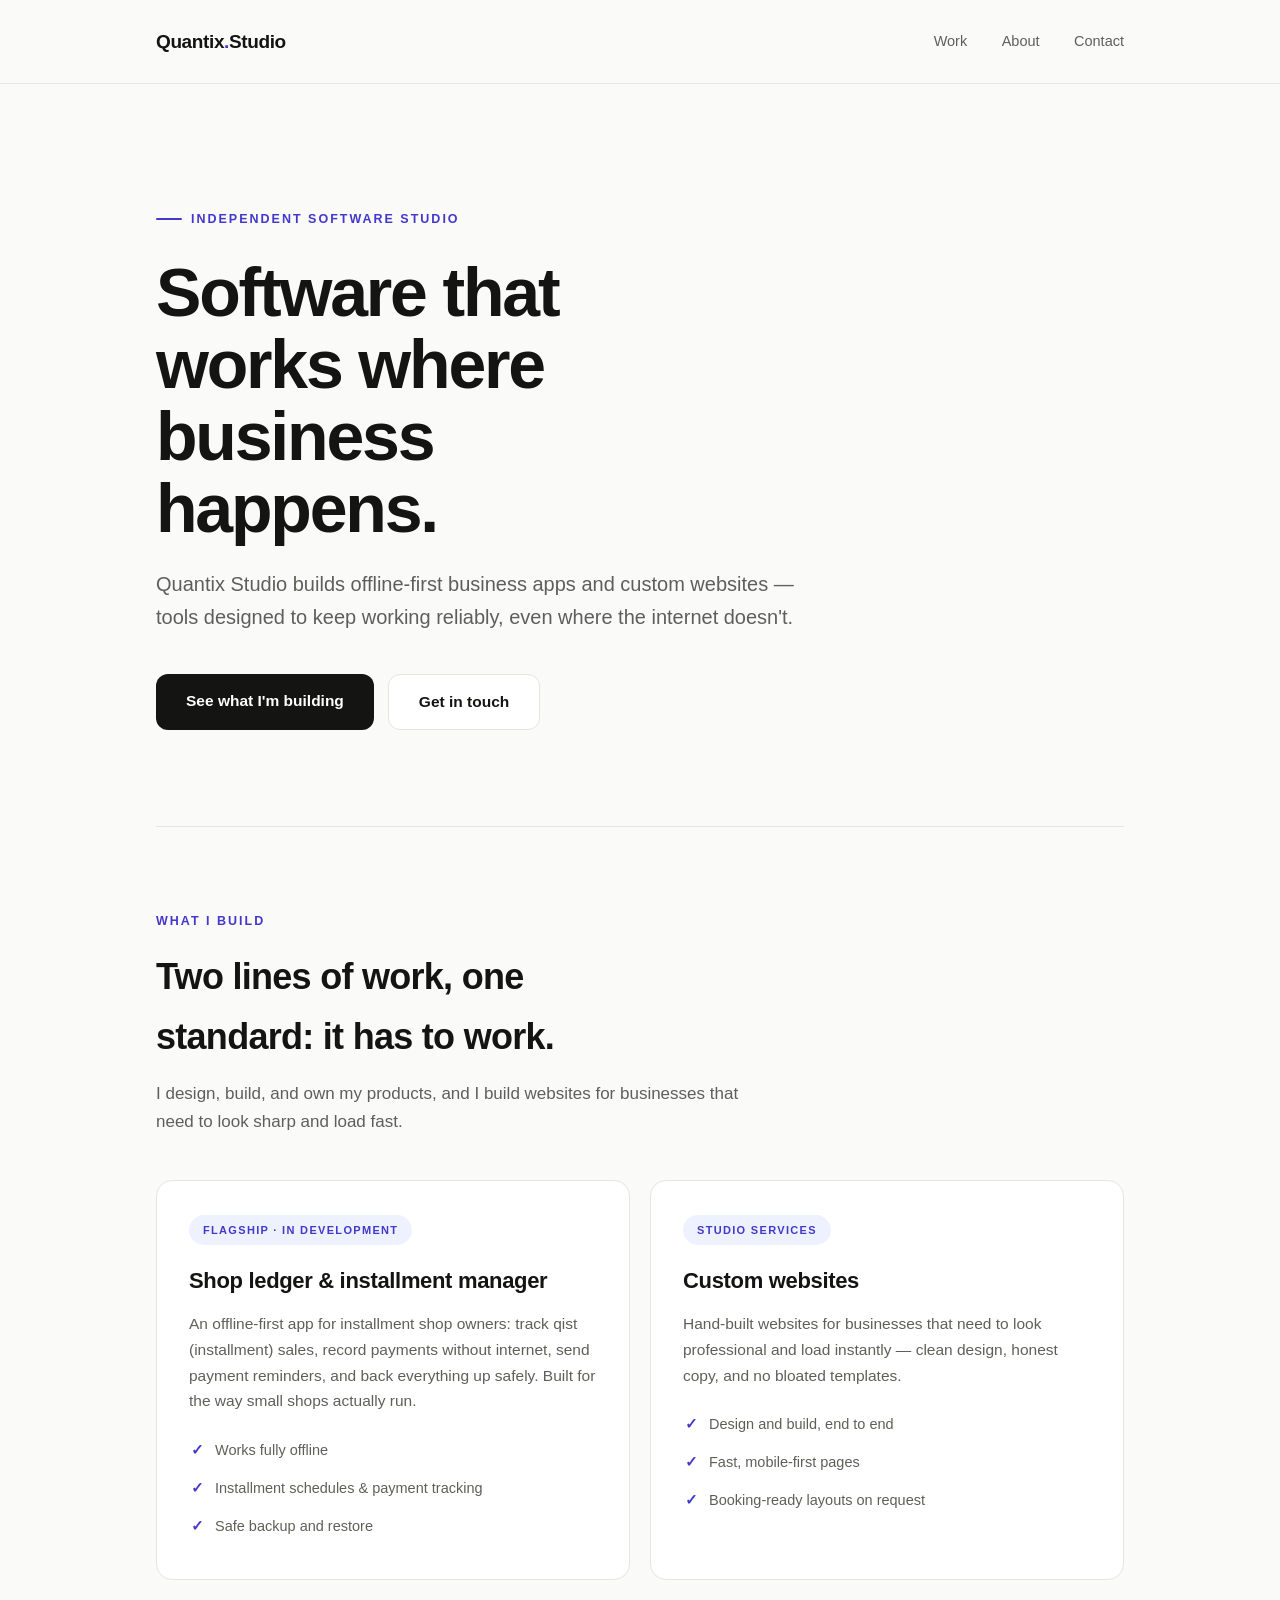
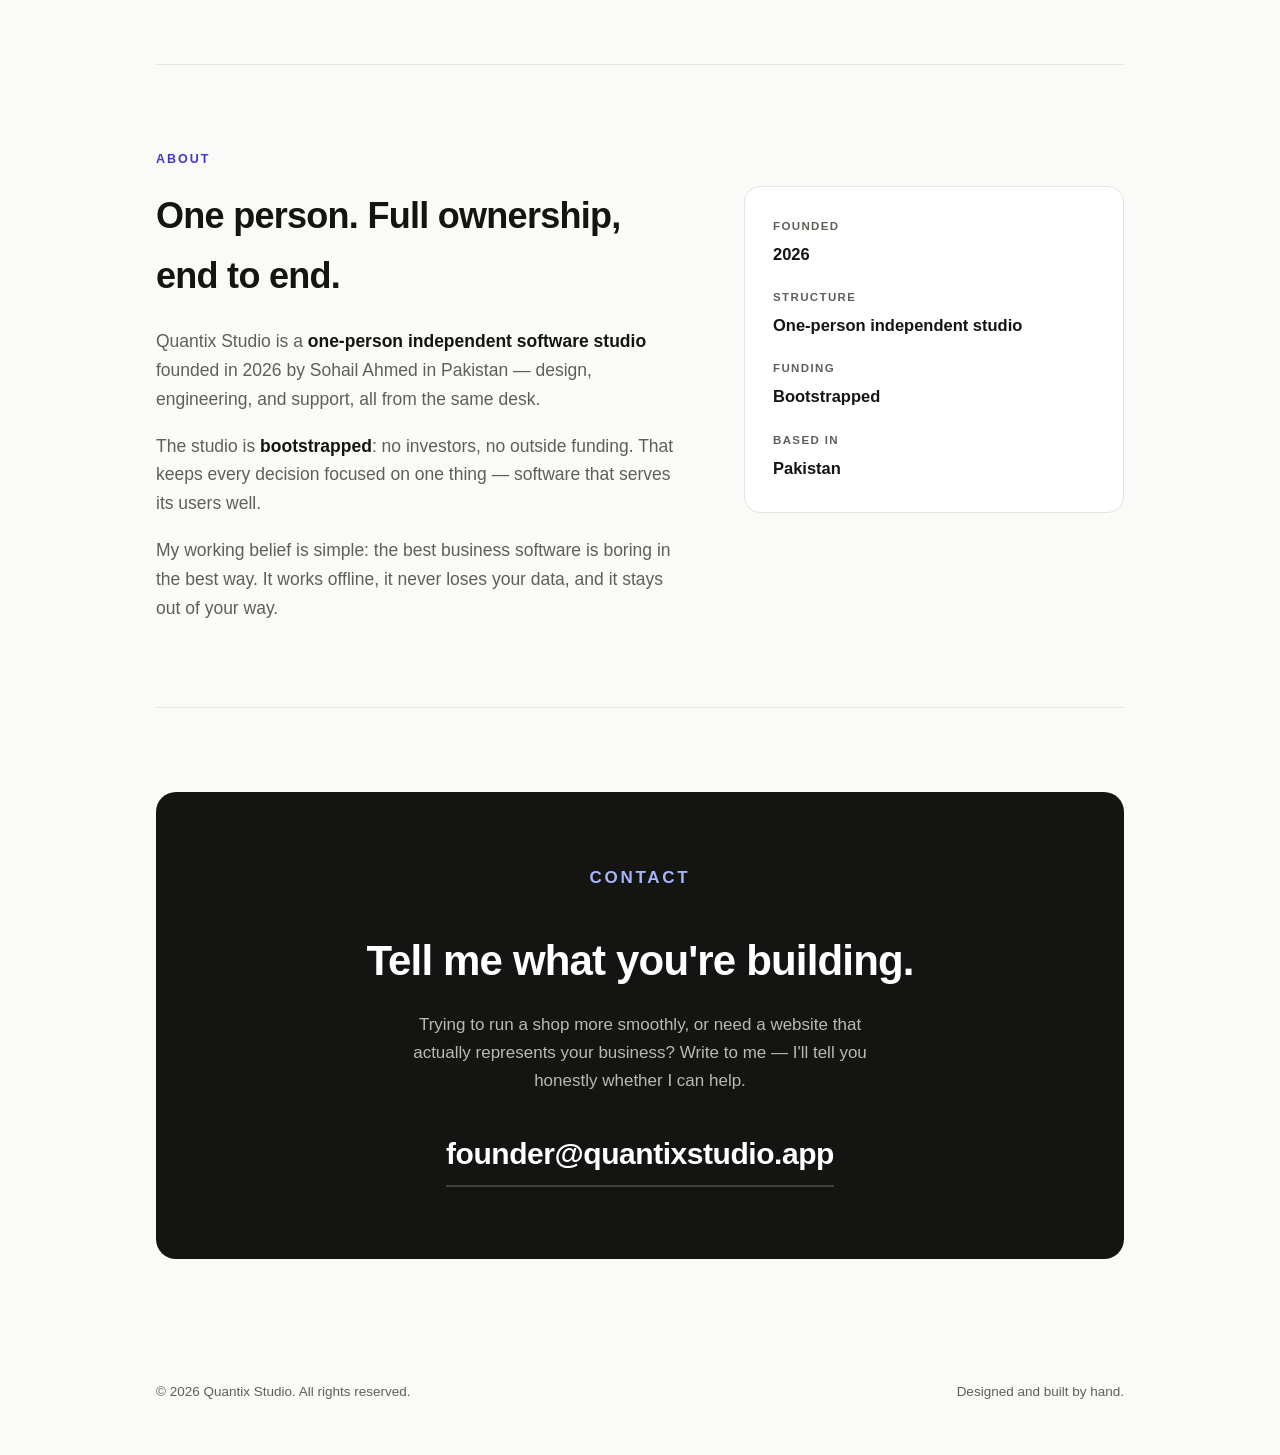
<file: index.html>
<!DOCTYPE html>
<html lang="en">
<head>
<meta charset="UTF-8">
<meta name="viewport" content="width=device-width, initial-scale=1.0">
<title>Quantix Studio — Independent Software Studio</title>
<meta name="description" content="Quantix Studio is an independent software studio in Pakistan building offline-first business apps and custom websites.">
<meta property="og:title" content="Quantix Studio — Independent Software Studio">
<meta property="og:description" content="Offline-first business apps and custom websites, designed and built by hand.">
<meta property="og:type" content="website">
<meta property="og:url" content="https://quantixstudio.app/">
<link rel="icon" href="data:image/svg+xml,%3Csvg xmlns='http://www.w3.org/2000/svg' viewBox='0 0 64 64'%3E%3Crect width='64' height='64' rx='14' fill='%23111114'/%3E%3Ctext x='32' y='42' font-family='Georgia,serif' font-size='34' font-weight='bold' fill='%23ffffff' text-anchor='middle'%3EQ%3C/text%3E%3C/svg%3E">
<script type="application/ld+json">
{
  "@context": "https://schema.org",
  "@type": "Organization",
  "name": "Quantix Studio",
  "url": "https://quantixstudio.app/",
  "email": "founder@quantixstudio.app",
  "foundingDate": "2026",
  "founder": { "@type": "Person", "name": "Sohail Ahmed" },
  "description": "Independent software studio building offline-first business apps and custom websites."
}
</script>
<link rel="stylesheet" href="style.css">
</head>
<body>
<header class="site">
  <div class="wrap site-inner">
    <a class="brand" href="#top">Quantix<span class="dot">.</span>Studio</a>
    <nav aria-label="Primary">
      <a href="#work">Work</a>
      <a href="#about">About</a>
      <a href="#contact">Contact</a>
    </nav>
  </div>
</header>
<main id="top">
  <div class="wrap">
    <div class="hero">
      <span class="kicker">Independent software studio</span>
      <h1>Software that works where business happens.</h1>
      <p class="lede">Quantix Studio builds offline-first business apps and custom websites — tools designed to keep working reliably, even where the internet doesn't.</p>
      <div class="cta-row">
        <a class="btn btn-primary" href="#work">See what I'm building</a>
        <a class="btn btn-ghost" href="#contact">Get in touch</a>
      </div>
    </div>
    <section class="block" id="work" aria-labelledby="work-title">
      <p class="section-label">What I build</p>
      <h2 class="section-title" id="work-title">Two lines of work, one standard: it has to work.</h2>
      <p class="section-sub">I design, build, and own my products, and I build websites for businesses that need to look sharp and load fast.</p>
      <div class="cards">
        <article class="card">
          <span class="tag">Flagship · In development</span>
          <h3>Shop ledger &amp; installment manager</h3>
          <p>An offline-first app for installment shop owners: track qist (installment) sales, record payments without internet, send payment reminders, and back everything up safely. Built for the way small shops actually run.</p>
          <ul>
            <li>Works fully offline</li>
            <li>Installment schedules &amp; payment tracking</li>
            <li>Safe backup and restore</li>
          </ul>
        </article>
        <article class="card">
          <span class="tag">Studio services</span>
          <h3>Custom websites</h3>
          <p>Hand-built websites for businesses that need to look professional and load instantly — clean design, honest copy, and no bloated templates.</p>
          <ul>
            <li>Design and build, end to end</li>
            <li>Fast, mobile-first pages</li>
            <li>Booking-ready layouts on request</li>
          </ul>
        </article>
      </div>
    </section>
    <section class="block" id="about" aria-labelledby="about-title">
      <p class="section-label">About</p>
      <div class="about-grid">
        <div class="about-copy">
          <h2 class="section-title" id="about-title" style="margin-bottom:22px">One person. Full ownership, end to end.</h2>
          <p>Quantix Studio is a <strong>one-person independent software studio</strong> founded in 2026 by Sohail Ahmed in Pakistan — design, engineering, and support, all from the same desk.</p>
          <p>The studio is <strong>bootstrapped</strong>: no investors, no outside funding. That keeps every decision focused on one thing — software that serves its users well.</p>
          <p>My working belief is simple: the best business software is boring in the best way. It works offline, it never loses your data, and it stays out of your way.</p>
        </div>
        <dl class="facts">
          <dt>Founded</dt><dd>2026</dd>
          <dt>Structure</dt><dd>One-person independent studio</dd>
          <dt>Funding</dt><dd>Bootstrapped</dd>
          <dt>Based in</dt><dd>Pakistan</dd>
        </dl>
      </div>
    </section>
    <section class="block" id="contact" aria-labelledby="contact-title">
      <div class="contact-panel">
        <p class="section-label">Contact</p>
        <h2 id="contact-title">Tell me what you're building.</h2>
        <p>Trying to run a shop more smoothly, or need a website that actually represents your business? Write to me — I'll tell you honestly whether I can help.</p>
        <a class="mail" href="mailto:founder@quantixstudio.app">founder@quantixstudio.app</a>
      </div>
    </section>
  </div>
</main>
<footer>
  <div class="wrap footer-inner">
    <div>© 2026 Quantix Studio. All rights reserved.</div>
    <div>Designed and built by hand.</div>
  </div>
</footer>
</body>
</html>
</file>
<file: style.css>
:root{
    --paper:#fafaf9;
    --card:#ffffff;
    --ink:#141412;
    --muted:#5f5f5a;
    --line:#e7e5e0;
    --accent:#4338ca;
    --accent-soft:#eef2ff;
    --radius:16px;
  }
  *{margin:0;padding:0;box-sizing:border-box}
  html{scroll-behavior:smooth}
  @media (prefers-reduced-motion:reduce){ html{scroll-behavior:auto} *{transition:none!important} }
  body{
    background:var(--paper); color:var(--ink);
    font-family:-apple-system,BlinkMacSystemFont,"Segoe UI",Inter,Roboto,"Helvetica Neue",Arial,sans-serif;
    line-height:1.65; -webkit-font-smoothing:antialiased; text-rendering:optimizeLegibility;
  }
  .wrap{max-width:1024px;margin:0 auto;padding:0 28px}
  header.site{padding:26px 0;border-bottom:1px solid var(--line);background:rgba(250,250,249,.92);backdrop-filter:saturate(1.4) blur(8px);position:sticky;top:0;z-index:10}
  .site-inner{display:flex;justify-content:space-between;align-items:center}
  .brand{font-weight:800;font-size:19px;letter-spacing:-.02em;text-decoration:none;color:var(--ink)}
  .brand .dot{color:var(--accent)}
  nav a{color:var(--muted);text-decoration:none;margin-left:30px;font-size:14.5px;font-weight:500;transition:color .15s}
  nav a:hover{color:var(--ink)}
  nav a:focus-visible,.btn:focus-visible,.mail:focus-visible,.brand:focus-visible{outline:2px solid var(--accent);outline-offset:3px;border-radius:6px}
  .hero{padding:118px 0 96px}
  .kicker{display:inline-flex;align-items:center;gap:9px;font-size:12.5px;font-weight:700;letter-spacing:.16em;text-transform:uppercase;color:var(--accent);margin-bottom:26px}
  .kicker::before{content:"";width:26px;height:2px;background:var(--accent);border-radius:2px}
  h1{font-size:clamp(40px,6.4vw,68px);line-height:1.06;letter-spacing:-.032em;font-weight:800;max-width:15ch}
  .lede{color:var(--muted);font-size:clamp(17px,2.2vw,20px);max-width:58ch;margin-top:24px}
  .cta-row{margin-top:40px;display:flex;gap:14px;flex-wrap:wrap}
  .btn{display:inline-block;padding:14px 30px;border-radius:12px;font-weight:650;font-size:15.5px;text-decoration:none;transition:transform .12s,box-shadow .12s,background .15s}
  .btn:active{transform:translateY(1px)}
  .btn-primary{background:var(--ink);color:#fff}
  .btn-primary:hover{background:#2b2b28;box-shadow:0 8px 22px rgba(20,20,18,.18)}
  .btn-ghost{border:1px solid var(--line);color:var(--ink);background:var(--card)}
  .btn-ghost:hover{border-color:var(--ink)}
  section.block{padding:84px 0;border-top:1px solid var(--line)}
  .section-label{font-size:12.5px;font-weight:700;letter-spacing:.16em;text-transform:uppercase;color:var(--accent);margin-bottom:16px}
  .section-title{font-size:clamp(26px,3.6vw,36px);font-weight:750;letter-spacing:-.02em;margin-bottom:14px;max-width:24ch}
  .section-sub{color:var(--muted);font-size:17px;max-width:62ch;margin-bottom:44px}
  .cards{display:grid;grid-template-columns:repeat(auto-fit,minmax(min(100%,300px),1fr));gap:20px}
  .card{background:var(--card);border:1px solid var(--line);border-radius:var(--radius);padding:34px 32px;transition:box-shadow .18s,transform .18s}
  .card:hover{box-shadow:0 14px 34px rgba(20,20,18,.08);transform:translateY(-2px)}
  .tag{display:inline-block;font-size:11px;font-weight:700;letter-spacing:.12em;text-transform:uppercase;color:var(--accent);background:var(--accent-soft);border-radius:999px;padding:6px 14px;margin-bottom:18px}
  .card h3{font-size:22px;letter-spacing:-.015em;font-weight:700;margin-bottom:12px}
  .card p{color:var(--muted);font-size:15.5px}
  .card ul{list-style:none;margin-top:18px}
  .card li{color:var(--muted);font-size:14.5px;padding:7px 0 7px 26px;position:relative}
  .card li::before{content:"✓";position:absolute;left:2px;color:var(--accent);font-weight:700}
  .about-grid{display:grid;grid-template-columns:1.4fr 1fr;gap:56px;align-items:start}
  .about-copy p{color:var(--muted);font-size:17.5px;max-width:60ch}
  .about-copy p + p{margin-top:18px}
  .about-copy strong{color:var(--ink);font-weight:650}
  .facts{background:var(--card);border:1px solid var(--line);border-radius:var(--radius);padding:30px 28px}
  .facts dt{font-size:11.5px;font-weight:700;letter-spacing:.12em;text-transform:uppercase;color:var(--muted);margin-top:20px}
  .facts dt:first-child{margin-top:0}
  .facts dd{font-size:16.5px;font-weight:600;margin-top:5px}
  .contact-panel{background:var(--ink);color:#fff;border-radius:20px;padding:clamp(40px,6vw,72px);text-align:center}
  .contact-panel .section-label{color:#a5b4fc}
  .contact-panel h2{font-size:clamp(28px,4.4vw,42px);font-weight:750;letter-spacing:-.02em;margin-bottom:16px}
  .contact-panel p{color:#b9b9b4;max-width:52ch;margin:0 auto 34px;font-size:17px}
  .mail{display:inline-block;font-size:clamp(20px,3.4vw,30px);font-weight:750;letter-spacing:-.015em;color:#fff;text-decoration:none;border-bottom:2px solid #3f3f3c;padding-bottom:6px;transition:border-color .15s,color .15s}
  .mail:hover{color:#c7d2fe;border-color:#c7d2fe}
  footer{padding:38px 0 52px;color:var(--muted);font-size:13.5px}
  .footer-inner{display:flex;justify-content:space-between;gap:12px;flex-wrap:wrap}
  @media (max-width:760px){
    .hero{padding:78px 0 66px}
    nav a{margin-left:18px}
    .about-grid{grid-template-columns:1fr;gap:36px}
    section.block{padding:64px 0}
  }
</file>
